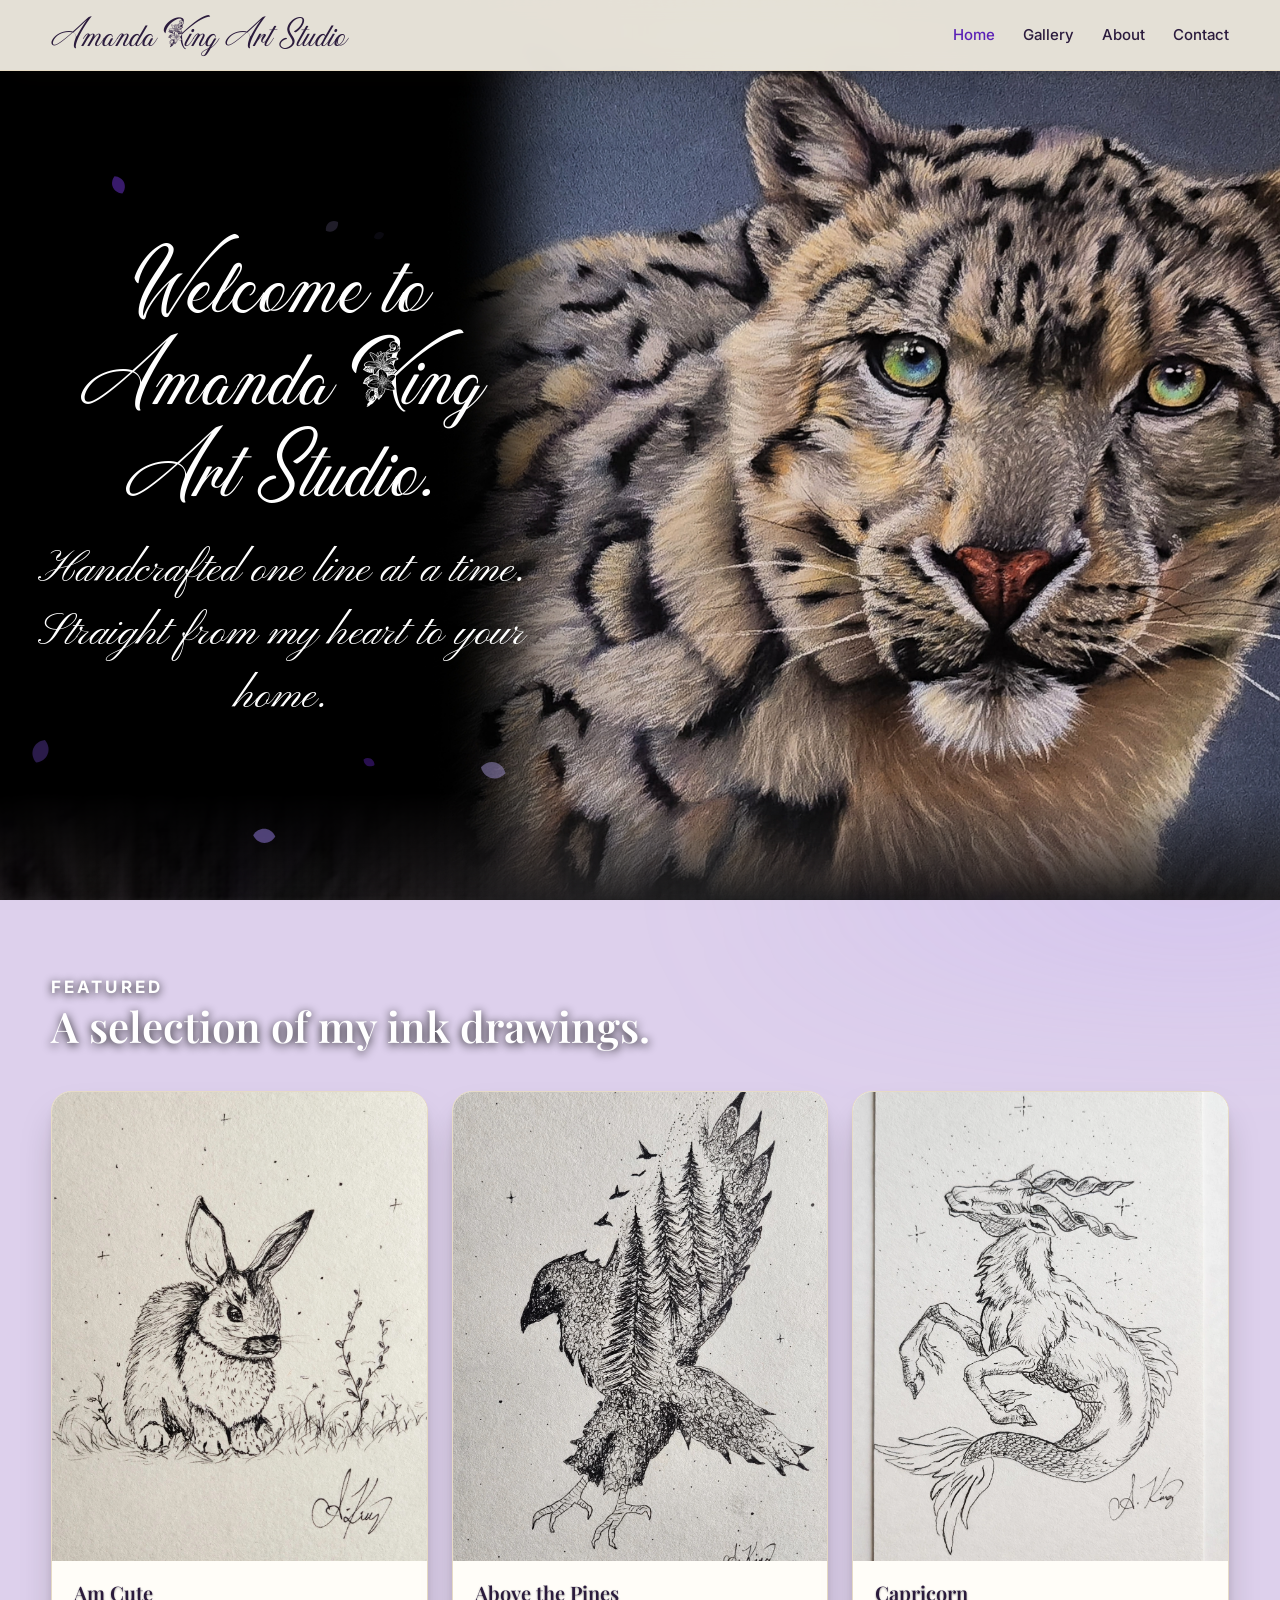
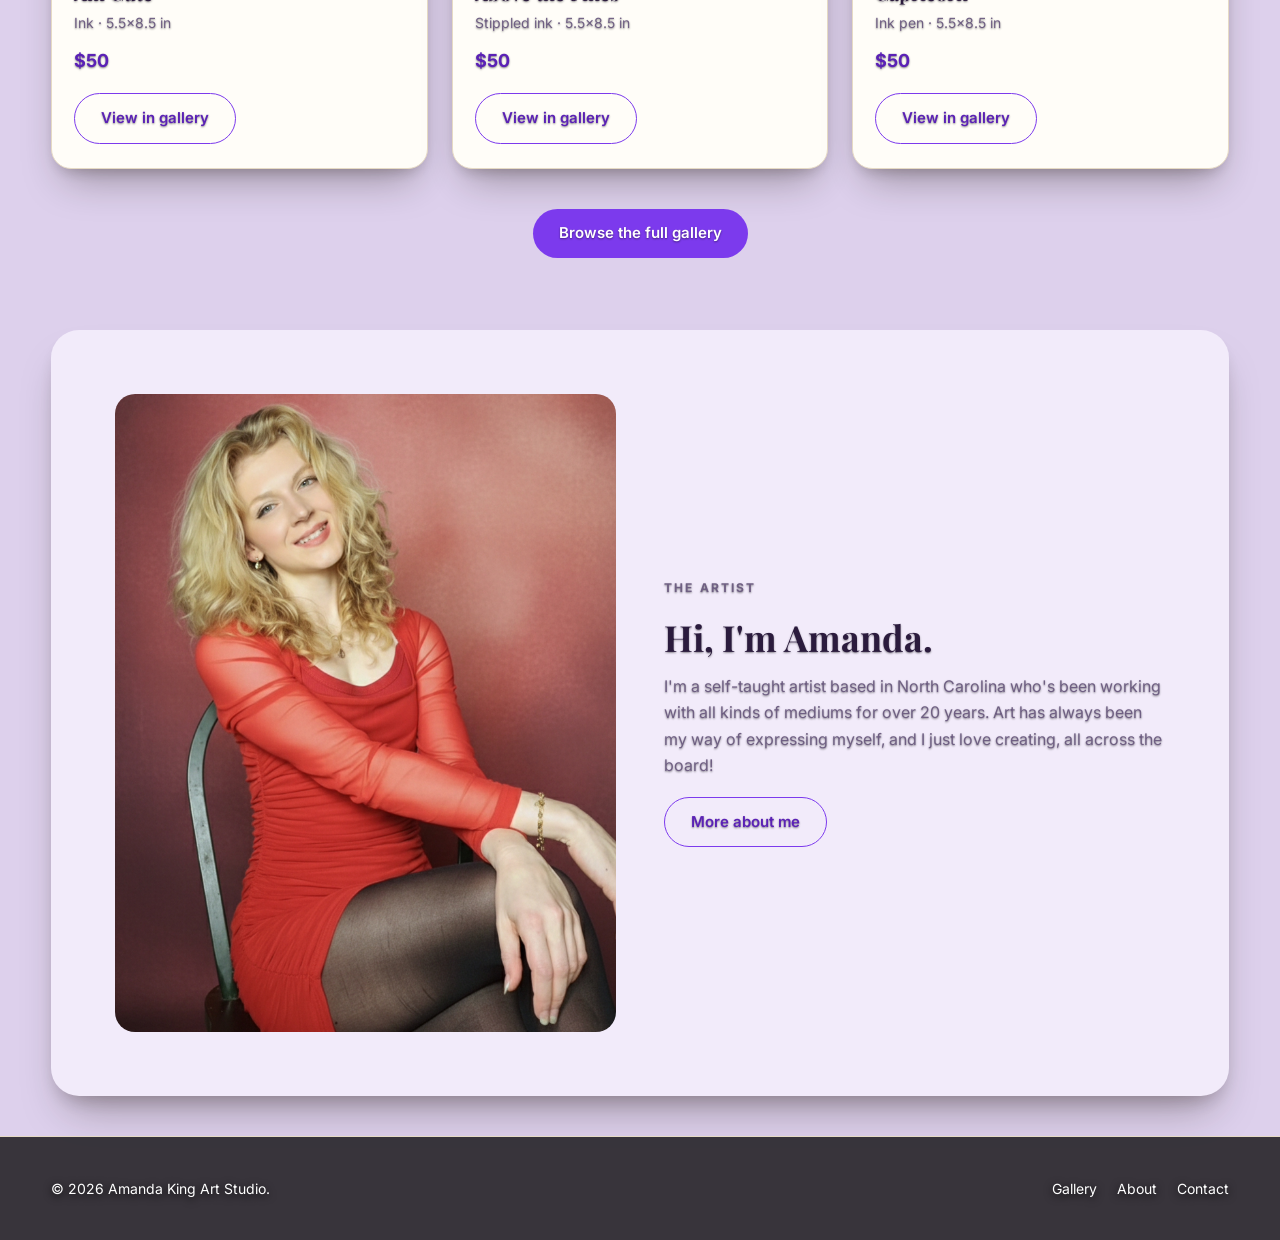
<file: index.html>
<!DOCTYPE html>
<html lang="en">
<head>
  <meta charset="UTF-8" />
  <meta name="viewport" content="width=device-width, initial-scale=1.0" />
  <title>Amanda King Art Studio — Original Art for Sale</title>
  <meta name="description" content="Amanda King Art Studio: original artwork for sale. Browse the gallery, fall in love with a piece, and make it yours." />
  <meta property="og:type" content="website" />
  <meta property="og:title" content="Amanda King Art Studio — Original Art for Sale" />
  <meta property="og:description" content="Original artwork for sale. Browse the gallery and make a piece yours." />
  <link rel="preconnect" href="https://fonts.googleapis.com" />
  <link rel="preconnect" href="https://fonts.gstatic.com" crossorigin />
  <link href="https://fonts.googleapis.com/css2?family=Playfair+Display:wght@500;600&family=Pinyon+Script&family=Inter:wght@400;500;600;700&display=swap" rel="stylesheet" />
  <link rel="stylesheet" href="css/style.css?v=55" />
  <link rel="prefetch" href="gallery.html" />
  <link rel="prefetch" href="about.html" />
  <link rel="prefetch" href="contact.html" />
  <link rel="icon" href="images/art/flower-field.webp" />
</head>
<body class="home">
  <div class="hero-shade" aria-hidden="true"></div>
  <header class="site-header">
    <div class="wrap nav">
      <a class="wordmark" href="index.html">Amanda King <span>Art Studio</span></a>
      <button class="menu-button" aria-expanded="false" aria-controls="nav-links">Menu</button>
      <nav class="nav-links" id="nav-links" aria-label="Primary">
        <a href="index.html" aria-current="page">Home</a>
        <a href="gallery.html">Gallery</a>
        <a href="about.html">About</a>
        <a href="contact.html">Contact</a>
      </nav>
    </div>
  </header>

  <main>
    <div class="hero-wrap">
    <section class="hero-full on-photo">
      <div class="slideshow" data-slideshow aria-label="Featured artwork slideshow">
        <div class="slideshow-track">
          <div class="slide active">
            <img src="images/art/king-of-the-mountain-slide.jpg" alt="King of the Mountain — Pastel pencils on toned paper" />
            <div class="slide-caption">
              <h2>King of the Mountain.</h2>
              <p>Pastel pencils on toned paper &middot; 12&times;9 in &middot; $400</p>
            </div>
          </div>
          <div class="slide">
            <img src="images/art/amber-eyes-slide.jpg" alt="Amber Eyes — Pastel pencils" />
            <div class="slide-caption">
              <h2>Amber Eyes.</h2>
              <p>Pastel pencils &middot; 9&times;12 in &middot; $350</p>
            </div>
          </div>
          <div class="slide">
            <img src="images/art/majesty-slide.jpg" alt="Majesty — Pastel pencils on toned paper" />
            <div class="slide-caption">
              <h2>Majesty.</h2>
              <p>Pastel pencils on toned paper &middot; 12&times;9 in &middot; $500</p>
            </div>
          </div>
          <div class="slide">
            <img src="images/art/grey-wolf.jpg" alt="Grey — Pastel pencils" />
            <div class="slide-caption">
              <h2>Grey.</h2>
              <p>Pastel pencils &middot; 9&times;12 in &middot; $350</p>
            </div>
          </div>
          <div class="slide">
            <img src="images/art/tiger.jpg" alt="Tiger — Pastel pencils" />
            <div class="slide-caption">
              <h2>Tiger.</h2>
              <p>Pastel pencils &middot; 9&times;12 in &middot; $350</p>
            </div>
          </div>
                  <button class="slide-nav slide-prev" aria-label="Previous slide">&#8592;</button>
        <button class="slide-nav slide-next" aria-label="Next slide">&#8594;</button>
        <div class="slide-dots" role="tablist" aria-label="Choose slide"></div>
      </div>
      </div>
    </section>
      <div class="hero-text">
        <div class="hero-welcome">
          <p class="welcome-title">Welcome to Amanda King Art Studio.</p>
          <p class="welcome-sub">Handcrafted one line at a time.<br>Straight from my heart to your home.</p>
        </div>
      </div>
    </div>

    <section class="section">
      <div class="wrap">
        <div class="section-head on-photo">
          <p class="eyebrow">Featured</p>
          <h2>A selection of my ink drawings.</h2>
        </div>
        <div class="featured-grid">
                  <article class="art-card" data-batch="Ink">
          <div class="art-image"><img src="images/art/bunny-ink.jpg" alt="Am Cute — Ink" loading="lazy" /></div>
          <div class="art-body">
            <h3>Am Cute</h3>
            <p class="art-meta">Ink &middot; 5.5&times;8.5 in</p>
            <p class="art-price">$50</p>
            <a class="button button-outline" href="gallery.html">View in gallery</a>
          </div>
        </article>
                  <article class="art-card" data-batch="Ink">
          <div class="art-image"><img src="images/art/eagle-forest-wings-ink.jpg" alt="Above the Pines — Stippled ink" loading="lazy" /></div>
          <div class="art-body">
            <h3>Above the Pines</h3>
            <p class="art-meta">Stippled ink &middot; 5.5&times;8.5 in</p>
            <p class="art-price">$50</p>
            <a class="button button-outline" href="gallery.html">View in gallery</a>
          </div>
        </article>
                  <article class="art-card" data-batch="Ink">
          <div class="art-image"><img src="images/art/sea-goat.webp" alt="Capricorn — Ink pen" loading="lazy" /></div>
          <div class="art-body">
            <h3>Capricorn</h3>
            <p class="art-meta">Ink pen &middot; 5.5&times;8.5 in</p>
            <p class="art-price">$50</p>
            <a class="button button-outline" href="gallery.html">View in gallery</a>
          </div>
        </article>
        </div>
        <div class="center">
          <a class="button" href="gallery.html">Browse the full gallery</a>
        </div>
      </div>
    </section>

    <section class="section" style="padding-top: 0; padding-bottom: 0;">
      <div class="wrap">
        <div class="split">
          <img class="artist-photo" src="images/amanda.jpg" alt="Amanda, the artist behind Amanda King Art Studio" />
          <div>
            <p class="eyebrow">The artist</p>
            <h2>Hi, I'm Amanda.</h2>
            <p>I'm a self-taught artist based in North Carolina who's been working with all kinds of mediums for over 20 years. Art has always been my way of expressing myself, and I just love creating, all across the board!</p>
            <a class="button button-outline" href="about.html">More about me</a>
          </div>
        </div>
      </div>
    </section>

  </main>

  <footer class="site-footer">
    <div class="wrap footer-inner">
      <p>© 2026 Amanda King Art Studio.</p>
      <nav class="footer-links" aria-label="Footer">
        <a href="gallery.html">Gallery</a>
        <a href="about.html">About</a>
        <a href="contact.html">Contact</a>
      </nav>
    </div>
  </footer>

  <script src="js/slideshow.js?v=1"></script>
  <script src="js/hero-shade.js"></script>
  <script>
    document.querySelector(".menu-button").addEventListener("click", function () {
      var links = document.getElementById("nav-links");
      var open = links.classList.toggle("open");
      this.setAttribute("aria-expanded", open ? "true" : "false");
    });
    /* Mobile: dark backdrop behind the welcome text stays put (CSS only). */
  </script>
  <script src="js/petals.js?v=8"></script>
</body>
</html>
</file>
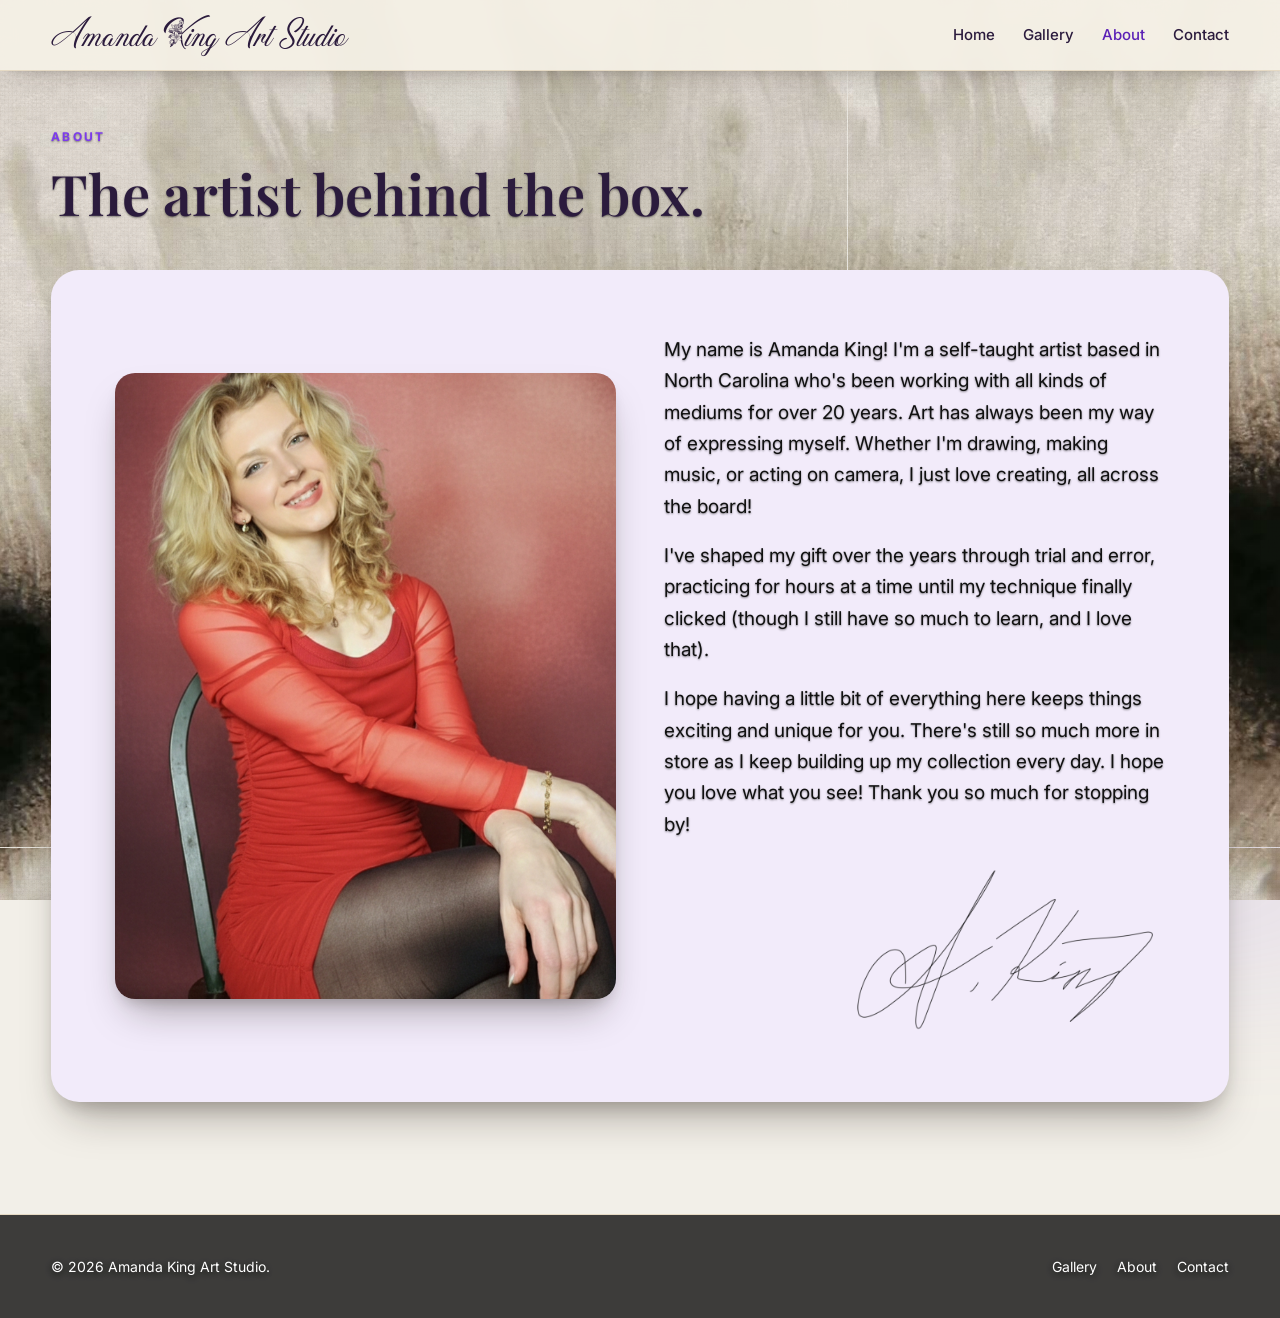
<file: about.html>
<!DOCTYPE html>
<html lang="en">
<head>
  <meta charset="UTF-8" />
  <meta name="viewport" content="width=device-width, initial-scale=1.0" />
  <title>About — Amanda King Art Studio</title>
  <meta name="description" content="Meet Amanda, the artist behind Amanda King Art Studio." />
  <meta property="og:type" content="website" />
  <meta property="og:title" content="About — Amanda King Art Studio" />
  <meta property="og:description" content="Meet Amanda, the artist behind Amanda King Art Studio." />
  <link rel="preconnect" href="https://fonts.googleapis.com" />
  <link rel="preconnect" href="https://fonts.gstatic.com" crossorigin />
  <link href="https://fonts.googleapis.com/css2?family=Playfair+Display:wght@500;600&family=Pinyon+Script&family=Inter:wght@400;500;600;700&display=swap" rel="stylesheet" />
  <link rel="stylesheet" href="css/style.css?v=55" />
  <link rel="prefetch" href="index.html" />
  <link rel="prefetch" href="gallery.html" />
  <link rel="prefetch" href="contact.html" />
  <link rel="icon" href="images/art/flower-field.webp" />
</head>
<body class="about-page">
  <video class="about-bg" id="about-bg-video" src="video/about-bg.mp4" autoplay muted playsinline preload="auto" aria-hidden="true"></video>
  <img class="about-bg about-bg-still" id="about-bg-still" src="video/about-bg-lastframe.jpg" alt="" aria-hidden="true" />
  <header class="site-header">
    <div class="wrap nav">
      <a class="wordmark" href="index.html">Amanda King <span>Art Studio</span></a>
      <button class="menu-button" aria-expanded="false" aria-controls="nav-links">Menu</button>
      <nav class="nav-links" id="nav-links" aria-label="Primary">
        <a href="index.html">Home</a>
        <a href="gallery.html">Gallery</a>
        <a href="about.html" aria-current="page">About</a>
        <a href="contact.html">Contact</a>
      </nav>
    </div>
  </header>

  <main>
    <div class="wrap page-hero">
      <p class="eyebrow">About</p>
      <h1>The artist behind the box.</h1>
    </div>

    <section class="section" style="padding-top: 24px;">
      <div class="wrap">
        <div class="split">
          <div class="slideshow about-slideshow" data-slideshow aria-label="Photos of Amanda">
            <div class="slideshow-track">
              <div class="slide active">
                <img src="images/amanda.jpg" alt="Amanda, the artist behind Amanda King Art Studio" />
              </div>
              <div class="slide">
                <img src="images/amanda-bw.jpg" alt="Amanda smiling, black and white portrait" />
              </div>
              <div class="slide">
                <img src="images/amanda-red.jpg" alt="Amanda in a red dress, seated portrait" />
              </div>
              <div class="slide">
                <img src="images/amanda-blue.jpg" alt="Amanda in a blue floral dress, standing portrait" />
              </div>
              <div class="slide">
                <img src="images/amanda-mauve.jpg" alt="Amanda in a deep red top against a mauve backdrop, seated portrait" />
              </div>
            </div>
            <button class="slide-nav slide-prev" aria-label="Previous slide">&#8592;</button>
            <button class="slide-nav slide-next" aria-label="Next slide">&#8594;</button>
            <div class="slide-dots" role="tablist" aria-label="Choose slide"></div>
          </div>
          <div class="prose">
            <p>My name is Amanda King! I'm a self-taught artist based in North Carolina who's been working with all kinds of mediums for over 20 years. Art has always been my way of expressing myself. Whether I'm drawing, making music, or acting on camera, I just love creating, all across the board!</p>
            <p>I've shaped my gift over the years through trial and error, practicing for hours at a time until my technique finally clicked (though I still have so much to learn, and I love that).</p>
            <p>I hope having a little bit of everything here keeps things exciting and unique for you. There's still so much more in store as I keep building up my collection every day. I hope you love what you see! Thank you so much for stopping by!</p>
            <div class="signature">
              <img src="images/amanda-signature.png?v=4" alt="Amanda King's signature" />
            </div>
          </div>
        </div>
      </div>
    </section>

  </main>

  <footer class="site-footer">
    <div class="wrap footer-inner">
      <p>© 2026 Amanda King Art Studio.</p>
      <nav class="footer-links" aria-label="Footer">
        <a href="gallery.html">Gallery</a>
        <a href="about.html">About</a>
        <a href="contact.html">Contact</a>
      </nav>
    </div>
  </footer>

  <script>
    document.querySelector(".menu-button").addEventListener("click", function () {
      var links = document.getElementById("nav-links");
      var open = links.classList.toggle("open");
      this.setAttribute("aria-expanded", open ? "true" : "false");
    });
  </script>
    <script src="js/about-bg.js"></script>
    <script src="js/slideshow.js?v=1"></script>
</body>
</html>
</file>
<file: css/style.css>
/* Amanda King Art Studio — light gallery theme with purple accents */

@font-face {
  font-family: "Geraldine";
  src: url("../fonts/geraldine-personaluse-italic.woff2") format("woff2"),
       url("../fonts/geraldine-personaluse-italic.woff") format("woff");
  font-weight: 400;
  font-style: italic;
  font-display: swap;
}

:root {
  --bg: #f6f1e6;
  --surface: #fffdf8;
  --lavender: #f2ebfa;
  --ink: #2b1b3d;
  --muted: #6f5f83;
  --purple: #7c3aed;
  --purple-deep: #5b21b6;
  --purple-soft: #ece1ff;
  --line: #e6dac4;
  --shadow: 0 18px 50px rgba(91, 33, 182, 0.14);
  --radius: 20px;
  --font-display: "Playfair Display", Georgia, "Times New Roman", serif;
  --font-body: "Inter", -apple-system, BlinkMacSystemFont, "Segoe UI", sans-serif;
}

* { box-sizing: border-box; }

html { scroll-behavior: smooth; }

body {
  margin: 0;
  background: var(--bg);
  color: var(--ink);
  font-family: var(--font-body);
  font-size: 16px;
  line-height: 1.65;
  -webkit-font-smoothing: antialiased;
  text-shadow: 0 1px 2px rgba(0, 0, 0, 0.45);
}

img { display: block; max-width: 100%; }

a { color: var(--purple-deep); }

/* Homepage: lavender watercolor backdrop (paper texture overlay stays on top) */
body.home {
  background-color: #ddd0ec;
  background-image: url("../images/home-bg.jpg");
  background-size: cover;
  background-position: center top;
  background-repeat: no-repeat;
  background-attachment: fixed;
}

@media (max-width: 700px) {
  /* Mobile backdrops: fixed full-viewport layer (reliable on phones),
     anchored to the bottom so the flowers show instead of the sky. */
  body.home, body.gallery-page, body.contact-page { background-image: none; }
  body.home::before, body.gallery-page::before, body.contact-page::before {
    content: "";
    position: fixed;
    inset: 0;
    background-size: cover;
    background-position: center bottom;
    background-repeat: no-repeat;
    pointer-events: none;
    /* override the global ambient-glow blur/animation on this layer,
       and dim the backdrop ~20% */
    filter: brightness(0.8);
    animation: none;
  }
  body.home::before { z-index: -2; background-image: url("../images/home-bg.jpg"); }
  body.gallery-page::before { z-index: -2; background-image: url("../images/gallery-bg.jpg"); }
  body.contact-page::before {
    z-index: -1;
    background-image: linear-gradient(rgba(0, 0, 0, 0.2), rgba(0, 0, 0, 0.2)), url("../images/contact-bg.jpg");
  }
}

/* Gallery page: wildflower watercolor backdrop (paper texture overlay stays on top) */
body.gallery-page {
  background-color: #d8cfc0;
  background-image: url("../images/gallery-bg.jpg");
  background-size: cover;
  background-position: center top;
  background-repeat: no-repeat;
  background-attachment: fixed;
}

/* (mobile backdrop sizing handled in the combined 700px block above) */

/* Contact page: wildflower watercolor backdrop (paper texture overlay stays on top) */
body.contact-page {
  background-color: #d8cfc0;
  background-image: url("../images/contact-bg.jpg");
  background-size: cover;
  background-position: center top;
  background-repeat: no-repeat;
  background-attachment: fixed;
}

/* (mobile backdrop sizing handled in the combined 700px block above) */

/* Contact page: text white with drop shadow, except inside the cards */
body.contact-page .page-hero .eyebrow,
body.contact-page .page-hero h1,
body.contact-page .page-hero .lede {
  color: #fff;
  text-shadow: 0 2px 6px rgba(0, 0, 0, 1);
}
/* dim the floral backdrop ~20% for readability, under the texture overlay */
body.contact-page::before {
  content: "";
  position: fixed;
  inset: 0;
  background: rgba(0, 0, 0, 0.2);
  z-index: -1;
  pointer-events: none;
}
/* card text stays solid black, no shadow; buttons untouched */
body.contact-page .contact-card h3,
body.contact-page .contact-card p {
  color: #111;
  text-shadow: none;
}

/* Real paper/canvas texture — sits behind everything, on the bare page only */
body::after {
  content: "";
  position: fixed;
  inset: 0;
  z-index: -1;
  pointer-events: none;
  opacity: 0.28;
  mix-blend-mode: multiply;
  background-image:
    repeating-linear-gradient(0deg, rgba(122, 90, 48, 0.10) 0 1px, transparent 1px 4px),
    repeating-linear-gradient(90deg, rgba(122, 90, 48, 0.10) 0 1px, transparent 1px 4px),
    url("data:image/svg+xml,%3Csvg xmlns='http://www.w3.org/2000/svg' width='280' height='280'%3E%3Cfilter id='paper' x='0' y='0' width='100%25' height='100%25'%3E%3CfeTurbulence type='fractalNoise' baseFrequency='0.012 0.016' numOctaves='3' seed='7' stitchTiles='stitch' result='mottle'/%3E%3CfeColorMatrix in='mottle' type='saturate' values='0' result='mottleGray'/%3E%3CfeComponentTransfer in='mottleGray' result='mottleSoft'%3E%3CfeFuncR type='linear' slope='0.55' intercept='0.24'/%3E%3CfeFuncG type='linear' slope='0.55' intercept='0.24'/%3E%3CfeFuncB type='linear' slope='0.55' intercept='0.24'/%3E%3C/feComponentTransfer%3E%3CfeTurbulence type='fractalNoise' baseFrequency='0.85' numOctaves='2' seed='11' stitchTiles='stitch' result='fine'/%3E%3CfeColorMatrix in='fine' type='saturate' values='0' result='fineGray'/%3E%3CfeComponentTransfer in='fineGray' result='fineHigh'%3E%3CfeFuncR type='linear' slope='1.7' intercept='-0.35'/%3E%3CfeFuncG type='linear' slope='1.7' intercept='-0.35'/%3E%3CfeFuncB type='linear' slope='1.7' intercept='-0.35'/%3E%3C/feComponentTransfer%3E%3CfeComposite in='fineHigh' in2='mottleSoft' operator='arithmetic' k1='0' k2='0.62' k3='0.38' k4='0'/%3E%3C/filter%3E%3Crect width='280' height='280' filter='url(%23paper)'/%3E%3C/svg%3E");
}

/* Slow-drifting ambient blurs behind everything — very subtle */
body::before {
  content: "";
  position: fixed;
  inset: -12%;
  z-index: -1;
  pointer-events: none;
  background:
    radial-gradient(42% 38% at 24% 42%, rgba(124, 58, 237, 0.11), transparent 70%),
    radial-gradient(46% 42% at 85% 88%, rgba(167, 139, 250, 0.15), transparent 70%);
  filter: blur(60px);
  animation: ambient-drift 26s ease-in-out infinite alternate;
}

@keyframes ambient-drift {
  from { transform: translate3d(-2%, -1%, 0) scale(1); }
  to { transform: translate3d(2%, 2%, 0) scale(1.06); }
}

.wrap {
  width: min(1180px, 92vw);
  margin: 0 auto;
}

/* ---------- Header / nav ---------- */

.site-header {
  position: sticky;
  top: 0;
  z-index: 50;
  background: rgba(246, 241, 230, 0.92);
  backdrop-filter: blur(10px);
  border-bottom: 1px solid var(--line);
  box-shadow:
    0 14px 26px -14px rgba(30, 20, 12, 0.25),
    0 5px 12px -8px rgba(30, 20, 12, 0.15);
}

.nav {
  display: flex;
  align-items: center;
  justify-content: space-between;
  padding: 16px 0;
}

.wordmark {
  font-family: "Geraldine", "Pinyon Script", cursive;
  font-size: 34px;
  font-weight: 400;
  color: var(--ink);
  text-decoration: none;
  line-height: 1;
  padding-top: 4px;
}

.wordmark span { color: var(--purple); }

.nav-links {
  display: flex;
  gap: 28px;
  align-items: center;
}

.nav-links a {
  color: var(--muted);
  text-decoration: none;
  font-size: 15px;
  font-weight: 500;
  transition: color 0.2s ease;
}

.nav-links a:hover { color: var(--purple-deep); }

.nav-links a[aria-current="page"] { color: var(--purple-deep); }

.nav-cta {
  background: var(--purple);
  color: #fff !important;
  padding: 10px 20px;
  border-radius: 999px;
  font-weight: 600 !important;
  transition: background 0.2s ease, transform 0.2s ease !important;
}

.nav-cta:hover {
  background: var(--purple-deep);
  transform: translateY(-1px);
}

.menu-button {
  display: none;
  background: none;
  border: 1px solid var(--line);
  border-radius: 12px;
  padding: 8px 14px;
  font-size: 15px;
  color: var(--ink);
  cursor: pointer;
}

/* ---------- Header: white bar, solid black text, no shadow ---------- */
.wordmark { color: var(--ink); text-shadow: none; }
.wordmark span { color: var(--ink); }
.nav-links a { color: var(--ink); text-shadow: none; }
.nav-links a:hover { color: var(--purple-deep); }
.nav-links a[aria-current="page"] { color: var(--purple-deep); }
.menu-button { color: var(--ink); text-shadow: none; }

@media (max-width: 640px) {
  .nav-links { background: var(--surface); }
  .nav-links a { color: var(--muted); }
  .nav-links a:hover,
  .nav-links a[aria-current="page"] { color: var(--purple-deep); }
  .nav-links .nav-cta { background: var(--purple); color: #fff !important; }
}

/* ---------- Hero slideshow ---------- */

.hero { padding: 36px 0 8px; }

.slideshow {
  position: relative;
  border-radius: var(--radius);
  overflow: hidden;
  box-shadow:
    0 26px 44px -16px rgba(30, 20, 12, 0.40),
    0 10px 20px -8px rgba(30, 20, 12, 0.28);
  aspect-ratio: 21 / 9;
  background: var(--lavender);
}

.slideshow-track {
  position: absolute;
  inset: 0;
}

.slide {
  position: absolute;
  inset: 0;
  opacity: 0;
  transition: opacity 1.4s ease-in-out;
  pointer-events: none;
}
.slide.active {
  opacity: 1;
  pointer-events: auto;
  z-index: 1;
}

.slide img {
  width: 100%;
  height: 100%;
  object-fit: cover;
  transform: scale(1);
  transform-origin: 65% 50%;
  transition: transform 4.9s linear;
}
/* Slow cinematic zoom on the active slide: 7% over the full time the photo
   is up (3.5s hold + 1.4s dissolve). A transition (not an animation) so the
   zoom eases back smoothly instead of snapping when the slide changes.
   Biased toward the art side so the text zone stays calm. The bottom fade
   lives on .slideshow (the container), so it is untouched. */
.slide.active img {
  transform: scale(1.07);
}
@media (prefers-reduced-motion: reduce) {
  .slide img { transition: none; }
}

.slide-caption {
  position: absolute;
  left: 0;
  right: 0;
  bottom: 0;
  padding: 56px 36px 28px;
  background: linear-gradient(to top, rgba(43, 27, 61, 0.72), rgba(43, 27, 61, 0));
  color: #fff;
}

.slide-caption h2 {
  margin: 0 0 6px;
  font-family: var(--font-display);
  font-size: clamp(24px, 3.4vw, 40px);
  font-weight: 600;
  line-height: 1.15;
}

.slide-caption p {
  margin: 0;
  font-size: 15px;
  opacity: 0.92;
}

/* Slideshow arrows and dots removed at Joshua's direction (both slideshows, all screens).
   Swipe and keyboard navigation still work. */
.slide-nav, .slide-dots { display: none !important; }

.slide-nav {
  position: absolute;
  top: 50%;
  transform: translateY(-50%);
  width: 46px;
  height: 46px;
  border-radius: 50%;
  border: none;
  background: rgba(255, 255, 255, 0.92);
  color: var(--purple-deep);
  font-size: 20px;
  cursor: pointer;
  display: flex;
  align-items: center;
  justify-content: center;
  transition: background 0.2s ease, transform 0.2s ease;
  z-index: 2;
}

.slide-nav:hover { background: #fff; transform: translateY(-50%) scale(1.06); }

.slide-prev { left: 18px; }
.slide-next { right: 18px; }

.slide-dots {
  position: absolute;
  bottom: 18px;
  right: 28px;
  display: flex;
  gap: 8px;
  z-index: 2;
}

.slide-dots button {
  width: 10px;
  height: 10px;
  border-radius: 50%;
  border: none;
  background: rgba(255, 255, 255, 0.55);
  cursor: pointer;
  padding: 0;
  transition: background 0.2s ease, transform 0.2s ease;
}

.slide-dots button[aria-current="true"] {
  background: #fff;
  transform: scale(1.25);
}

/* About page: Amanda photo slideshow — same Ken Burns + crossfade preset as the hero.
   Doubled class for specificity so mobile slideshow rules can't override the 4/5 shape. */
.slideshow.about-slideshow {
  position: relative;
  aspect-ratio: 4 / 5;
  border-radius: var(--radius);
  overflow: hidden;
  box-shadow:
    0 22px 40px -14px rgba(30, 20, 12, 0.38),
    0 8px 16px -8px rgba(30, 20, 12, 0.28);
}
.slideshow.about-slideshow .slideshow-track { position: absolute; inset: 0; }
.slideshow.about-slideshow .slide img { object-position: center; }
/* red dress portrait: keep her face in frame */
.slideshow.about-slideshow .slide img[src*="amanda-red"] { object-position: center 18%; }
/* blue dress portrait: keep her face in frame */
.slideshow.about-slideshow .slide img[src*="amanda-blue"] { object-position: center 12%; }
/* mauve backdrop portrait: keep her face in frame, same treatment as the red portrait */
.slideshow.about-slideshow .slide img[src*="amanda-mauve"] { object-position: center 32%; }

/* Inquiry forms (contact page) */
.card-rule { border: none; border-top: 2px solid #111; margin: 10px 0 2px; }
.inquiry-form { display: grid; gap: 14px; margin-top: 18px; text-align: left; }
.inquiry-form label { display: grid; gap: 6px; font-size: 14px; font-weight: 600; color: #111; }
.inquiry-form .optional { font-weight: 400; color: var(--muted); }
.inquiry-form input,
.inquiry-form select,
.inquiry-form textarea {
  font: inherit;
  font-weight: 400;
  font-size: 15px;
  padding: 10px 12px;
  border: 1.5px solid #d8cfc2;
  border-radius: 10px;
  background: #fff;
  color: #111;
  width: 100%;
}
.inquiry-form textarea { resize: vertical; min-height: 96px; }
.inquiry-form input:focus,
.inquiry-form select:focus,
.inquiry-form textarea:focus {
  outline: 2px solid var(--purple);
  outline-offset: 1px;
  border-color: var(--purple);
}
.inquiry-form .button { justify-self: start; }
.piece-preview { display: flex; align-items: center; gap: 12px; }
.piece-preview[hidden] { display: none; }
.piece-preview img { width: 72px; height: 72px; object-fit: cover; border-radius: 10px; flex-shrink: 0; }
.piece-preview p { font-weight: 600; color: #111; margin: 0; font-size: 15px; }

/* ---------- Sections ---------- */

.section { padding: 72px 0; }

.section-head {
  max-width: 640px;
  margin: 0 0 40px;
}

.eyebrow {
  font-size: 12px;
  font-weight: 700;
  letter-spacing: 0.18em;
  text-transform: uppercase;
  color: var(--purple);
  margin: 0 0 12px;
}

h1, h2, h3 { font-family: var(--font-display); line-height: 1.2; }

.section-head h2 {
  font-size: clamp(28px, 3.6vw, 42px);
  margin: 0 0 12px;
  font-weight: 600;
}

.section-head p { color: var(--muted); margin: 0; font-size: 17px; }

.lede {
  font-size: clamp(18px, 2.2vw, 22px);
  color: var(--muted);
  max-width: 620px;
}

/* ---------- Featured strip ---------- */

.featured-grid {
  display: grid;
  grid-template-columns: repeat(3, 1fr);
  gap: 24px;
}

.art-card {
  background: var(--surface);
  border: 1px solid var(--line);
  border-radius: var(--radius);
  overflow: hidden;
  box-shadow:
    0 22px 40px -14px rgba(30, 20, 12, 0.38),
    0 8px 16px -8px rgba(30, 20, 12, 0.28);
  transition: transform 0.25s ease, box-shadow 0.25s ease;
  display: flex;
  flex-direction: column;
}

.art-card:hover {
  transform: translateY(-4px);
  box-shadow:
    0 28px 48px -14px rgba(30, 20, 12, 0.44),
    0 10px 20px -8px rgba(30, 20, 12, 0.32);
}

.art-card .art-image {
  aspect-ratio: 4 / 5;
  overflow: hidden;
  background: var(--lavender);
}

.art-card .art-image img {
  width: 100%;
  height: 100%;
  object-fit: cover;
  transition: transform 0.5s ease;
}

.art-card:hover .art-image img { transform: scale(1.04); }

.art-card .art-body { padding: 20px 22px 24px; display: flex; flex-direction: column; gap: 6px; flex: 1; }

.art-card h3 { margin: 0; font-size: 20px; font-weight: 600; }

.art-meta { color: var(--muted); font-size: 14px; margin: 0; }

.art-price {
  font-size: 18px;
  font-weight: 700;
  color: var(--purple-deep);
  margin: 6px 0 12px;
}

.art-card .button { margin-top: auto; align-self: flex-start; }

/* ---------- Buttons ---------- */

.button {
  display: inline-block;
  background: var(--purple);
  color: #fff;
  text-decoration: none;
  font-weight: 600;
  font-size: 15px;
  padding: 12px 26px;
  border-radius: 999px;
  border: none;
  cursor: pointer;
  transition: background 0.2s ease, transform 0.2s ease;
  animation: button-breathe 7s ease-in-out infinite alternate;
}

@keyframes button-breathe {
  from { box-shadow: 0 6px 20px rgba(124, 58, 237, 0.22); }
  to { box-shadow: 0 6px 34px rgba(124, 58, 237, 0.42); }
}

@media (prefers-reduced-motion: reduce) {
  body::before,
  .button { animation: none; }
}

.button:hover { background: var(--purple-deep); transform: translateY(-1px); }

.button-outline {
  background: transparent;
  color: var(--purple-deep);
  border: 1.5px solid var(--purple);
}

.button-outline:hover { background: var(--purple-soft); }

.center { text-align: center; margin-top: 40px; }

/* ---------- Split / about teaser ---------- */

.split {
  display: grid;
  grid-template-columns: 1fr 1fr;
  gap: 48px;
  align-items: center;
  background: var(--lavender);
  border-radius: calc(var(--radius) + 8px);
  padding: clamp(32px, 5vw, 64px);
  box-shadow:
    0 26px 44px -16px rgba(30, 20, 12, 0.36),
    0 10px 20px -8px rgba(30, 20, 12, 0.24);
}

.split img {
  border-radius: var(--radius);
  width: 100%;
  aspect-ratio: 4 / 3;
  object-fit: cover;
}
/* artist portrait: show the whole photo, no cropping */
.split img.artist-photo {
  aspect-ratio: auto;
  object-fit: contain;
}

.split h2 { font-size: clamp(26px, 3vw, 36px); margin: 0 0 14px; }
.split p { color: var(--muted); margin: 0 0 18px; }

/* ---------- Gallery page ---------- */

.page-hero { padding: 56px 0 8px; }

.page-hero h1 {
  font-size: clamp(34px, 5vw, 56px);
  margin: 0 0 12px;
  font-weight: 600;
}

.gallery-grid {
  display: grid;
  grid-template-columns: repeat(3, 1fr);
  gap: 28px;
  padding: 40px 0 80px;
}

.note-bar {
  background: var(--lavender);
  border: 1px solid var(--line);
  border-radius: 16px;
  padding: 18px 24px;
  color: var(--muted);
  font-size: 15px;
  margin-top: 8px;
}

.note-bar strong { color: var(--purple-deep); }

/* ---------- About / contact ---------- */

.prose { max-width: 700px; }
.prose p { color: #111; font-size: 19px; }
.prose p:first-of-type { color: #111; font-size: 19px; }
/* letter-style signature under the bio */
.signature { display: flex; justify-content: flex-end; margin-top: 16px; }
.signature img { width: 320px; max-width: 78%; height: auto; aspect-ratio: auto; object-fit: contain; }

.contact-cards {
  display: grid;
  grid-template-columns: 1fr 1fr;
  gap: 24px;
  margin-top: 36px;
}

.contact-card {
  background: var(--surface);
  border: 1px solid var(--line);
  border-radius: var(--radius);
  padding: 32px;
}

.contact-card h3 { margin: 0 0 10px; font-size: 22px; }
.contact-card p { color: var(--muted); margin: 0 0 18px; font-size: 15px; }

.hero-split {
  display: grid;
  grid-template-columns: 1fr 1fr;
  gap: 24px;
  align-items: stretch;
}

.follow-links { display: grid; gap: 12px; }
.follow-btn {
  display: flex;
  align-items: center;
  gap: 14px;
  padding: 12px 16px;
  border: 1px solid var(--line);
  border-radius: 999px;
  background: #fff;
  text-decoration: none;
  color: var(--ink);
  transition: transform 0.2s ease, box-shadow 0.2s ease;
}
.follow-btn:hover { transform: translateY(-2px); box-shadow: 0 10px 24px rgba(43, 27, 61, 0.16); }
.follow-btn img { width: 32px; height: 32px; flex-shrink: 0; }
.follow-btn span { display: flex; flex-direction: column; line-height: 1.25; font-size: 14px; color: var(--muted); }
.follow-btn strong { font-size: 16px; color: var(--ink); }

.follow-mobile-wrap { display: none; }

@media (max-width: 900px) {
  .hero-split { grid-template-columns: 1fr; }
  .follow-desktop { display: none; }
  .follow-mobile-wrap { display: block; margin-top: 24px; }
}

/* ---------- Footer ---------- */

.site-footer {
  border-top: 1px solid var(--line);
  padding: 40px 0;
  margin-top: 40px;
  background: rgba(0, 0, 0, 0.75);
}

.footer-inner {
  display: flex;
  justify-content: space-between;
  align-items: center;
  gap: 16px;
  flex-wrap: wrap;
}

.footer-inner p { color: #fff; font-size: 14px; margin: 0; text-shadow: 0 2px 8px rgba(0, 0, 0, 0.95); }

.footer-links { display: flex; gap: 20px; }
.footer-links a { color: #fff; text-decoration: none; font-size: 14px; text-shadow: 0 2px 8px rgba(0, 0, 0, 0.95); }
.footer-links a:hover { color: #fff; text-shadow: 0 2px 8px rgba(0, 0, 0, 0.95); }

/* ---------- Responsive ---------- */

@media (max-width: 900px) {
  .featured-grid, .gallery-grid { grid-template-columns: 1fr 1fr; }
  .split { grid-template-columns: 1fr; }
  .contact-cards { grid-template-columns: 1fr; }
}

@media (max-width: 640px) {
  .nav-links {
    display: none;
    position: absolute;
    top: 100%;
    left: 0;
    right: 0;
    background: var(--surface);
    flex-direction: column;
    align-items: stretch;
    padding: 12px 4vw 20px;
    border-bottom: 1px solid var(--line);
    gap: 4px;
  }
  .nav-links.open { display: flex; }
  .nav-links a { padding: 10px 4px; }
  .menu-button { display: block; }
  .site-header { position: sticky; }
  .nav { position: relative; }
  .featured-grid { grid-template-columns: repeat(3, 1fr); gap: 10px; }
  .gallery-grid { grid-template-columns: repeat(2, 1fr); gap: 12px; }
  .art-card .art-body { padding: 10px 8px 12px; gap: 3px; }
  .art-card h3 { font-size: 13px; }
  .art-meta { font-size: 10px; }
  .art-price { font-size: 14px; margin: 2px 0 6px; }
  .art-card .button { font-size: 10px; padding: 7px 6px; align-self: stretch; text-align: center; }
  /* gallery cards get a bit more room at 2 across */
  .gallery-grid .art-card .art-body { padding: 12px 12px 14px; gap: 4px; }
  .gallery-grid .art-card h3 { font-size: 15px; }
  .gallery-grid .art-meta { font-size: 11px; }
  .gallery-grid .art-card .art-price { font-size: 16px; margin: 4px 0 8px; }
  .gallery-grid .art-card .button { font-size: 12px; padding: 9px 8px; }
  .slideshow { aspect-ratio: 16 / 10; }
  .slide-caption { padding: 40px 20px 20px; }
  .slide-dots { right: 16px; bottom: 14px; }
}


/* Gallery filters */
.filter-bar { display: flex; flex-wrap: wrap; gap: 10px; margin: 30px 0 6px; }

/* Gallery search */
.search-bar { margin: 26px 0 0; max-width: 520px; }
.search-bar input {
  width: 100%;
  padding: 13px 20px;
  border-radius: 999px;
  border: 1px solid var(--line);
  background: rgba(255, 255, 255, 0.94);
  font: inherit;
  font-size: 15px;
  color: var(--ink);
  box-shadow: 0 8px 22px rgba(43, 27, 61, 0.14);
}
.search-bar input::placeholder { color: var(--muted); }
.search-bar input:focus { outline: 2px solid var(--purple); outline-offset: 2px; }
@media (max-width: 640px) {
  .search-bar input { font-size: 12.5px; padding: 12px 12px; }
}
.no-results {
  color: #fff;
  text-shadow: 0 2px 8px rgba(0, 0, 0, 0.95);
  font-size: 17px;
  margin: 18px 0 0;
}

/* Gallery pagination */
.pagination {
  display: flex;
  flex-wrap: wrap;
  gap: 8px;
  align-items: center;
  justify-content: center;
  margin: 36px 0 8px;
}
.page-btn {
  min-width: 42px;
  height: 42px;
  padding: 0 12px;
  border-radius: 12px;
  border: 1px solid var(--line);
  background: rgba(255, 255, 255, 0.92);
  color: var(--ink);
  font: inherit;
  font-weight: 600;
  font-size: 15px;
  cursor: pointer;
  box-shadow: 0 4px 12px rgba(43, 27, 61, 0.12);
  transition: border-color 0.2s ease, color 0.2s ease, background 0.2s ease;
}
.page-btn:hover:not(:disabled):not(.active) { border-color: var(--purple); color: var(--purple-deep); }
.page-btn.active { background: var(--purple); border-color: var(--purple); color: #fff; }
.page-btn:disabled { opacity: 0.4; cursor: default; }
.page-ellipsis {
  color: #fff;
  text-shadow: 0 1px 6px rgba(0, 0, 0, 0.95);
  padding: 0 4px;
  font-weight: 700;
}
.filter-btn {
  font: inherit; font-size: 14px; font-weight: 600;
  padding: 9px 18px; border-radius: 999px;
  border: 1px solid var(--line); background: var(--surface); color: var(--ink);
  cursor: pointer; transition: border-color 0.2s ease, color 0.2s ease, background 0.2s ease;
}
.filter-btn:hover { border-color: var(--purple); color: var(--purple-deep); }
.filter-btn.active { background: var(--purple); border-color: var(--purple); color: #fff; }
.filter-count { color: var(--muted); font-size: 14px; margin: 0 0 18px; }

/* ---------- Full-screen hero slideshow (homepage) ---------- */
.hero-full {
  position: relative;
  height: calc(100svh - 70px);
  min-height: 560px;
  overflow: hidden;
}
/* wrapper keeps the welcome text positioned over the hero on desktop
   while letting it sit below the hero section on mobile */
.hero-wrap { position: relative; }
.hero-full .slideshow {
  position: absolute;
  inset: 0;
  border-radius: 0;
  aspect-ratio: auto;
  box-shadow: none;
  background: transparent;
  -webkit-mask-image: linear-gradient(to bottom, #000 0%, #000 calc(100% - 110px), transparent 100%);
  mask-image: linear-gradient(to bottom, #000 0%, #000 calc(100% - 110px), transparent 100%);
}
.hero-full .slide-caption { display: none; }
.hero-text {
  position: absolute;
  left: 0;
  top: 50%;
  transform: translateY(-50%);
  width: 44%;
  padding: 0 32px;
  box-sizing: border-box;
  z-index: 2;
}
.hero-welcome { text-align: center; }
.welcome-title {
  font-family: "Geraldine", "Pinyon Script", cursive;
  font-weight: 400;
  font-size: clamp(56px, 6.4vw, 100px);
  line-height: 1.12;
  color: #fff;
  text-shadow: none;
  margin: 0 0 20px;
}
.welcome-sub {
  font-family: "Pinyon Script", cursive;
  font-size: clamp(30px, 3.4vw, 44px);
  line-height: 1.45;
  color: #fff;
  text-shadow: none;
  margin: 0;
}
.hero-full .slide-dots { top: 24px; bottom: auto; right: 28px; }

@media (max-width: 640px) {
  /* Full-bleed square hero: artwork fills the frame (black cropped off via
     right-anchored cover), welcome text in a dark card right below it.
     Slideshow zoom + crossfade unchanged. */
  .hero-full { height: auto; min-height: 0; }
  .hero-full .slideshow {
    position: relative;
    inset: auto;
    aspect-ratio: 1 / 1;
    -webkit-mask-image: linear-gradient(to bottom, #000 0%, #000 calc(100% - 72px), transparent 100%);
    mask-image: linear-gradient(to bottom, #000 0%, #000 calc(100% - 72px), transparent 100%);
  }
  .hero-full .slide img { object-position: right center; }
  /* Grey: kill the dark left edge — enlarge a touch (via `scale`, so the
     Ken Burns transform is untouched) and shift the frame right */
  .hero-full .slide img[src*="grey-wolf"] {
    object-position: 85% center;
    scale: 1.15;
  }
  /* no arrows or dots on mobile */
  .hero-full .slide-nav, .hero-full .slide-dots { display: none; }
  /* no petals over the hero on mobile */
  .hero-full canvas.hero-petals { display: none; }
  /* Dark layer behind the mobile hero: solid black from the top of the
     hero, showing through the slideshow's faded bottom and behind the
     welcome text, feathering out below it. Stays in place as you scroll. */
  .hero-wrap::before {
    content: "";
    position: absolute;
    left: 0;
    right: 0;
    top: 0;
    bottom: -120px;
    background: linear-gradient(to bottom,
      rgba(0, 0, 0, 0.8) 0,
      rgba(0, 0, 0, 0) 100%);
    z-index: -1;
    pointer-events: none;
  }
  .hero-text {
    position: relative;
    transform: none;
    width: auto;
    padding: 0;
    margin: 16px 20px 0;
  }
  .hero-welcome {
    background: none;
    border-radius: 0;
    padding: 0;
    box-shadow: none;
  }
  .welcome-title { font-size: 9vw; line-height: 1.2; margin: 0 0 8px; text-shadow: 0 2px 3px rgba(0, 0, 0, 0.9); }
  .welcome-sub { font-size: 5.5vw; line-height: 1.45; text-shadow: 0 2px 3px rgba(0, 0, 0, 0.85); }
  /* pull Featured up: no empty gap under the welcome text */
  .hero-wrap + .section { padding-top: 40px; }
  .hero-full .slide-dots { top: 10px; right: 10px; }
  /* prev arrow would sit on the image edge: park it top-left instead */
  .hero-full .slide-prev { top: 10px; left: 10px; transform: none; }
  .hero-full .slide-next { right: 10px; }
  .wordmark { font-size: 24px; }
}

/* Page transitions: the browser crossfades directly from one page into the
   next — it snapshots the old page and fades the new one in over it, so
   there is no white flash, no black flash, and background and content fade
   as one. (The old JS fade-out/fade-in approach is stashed in
   js/page-transition.stashed.js; this replaces it.) */
@view-transition {
  navigation: auto;
}
::view-transition-old(root),
::view-transition-new(root) {
  animation-duration: 0.45s;
  animation-timing-function: ease;
}
::view-transition-old(root) { animation-name: page-fade-out; }
::view-transition-new(root) { animation-name: page-fade-in; }
@keyframes page-fade-out { from { opacity: 1; } to { opacity: 0; } }
@keyframes page-fade-in { from { opacity: 0; } to { opacity: 1; } }
@media (prefers-reduced-motion: reduce) {
  @view-transition { navigation: none; }
}

/* Hero bottom frame removed 2026-10-17 (was a black strip, then a white vine).
   Markup stashed at hero-frame.stashed.html; keeping this note in case he wants it back. */

/* ---------- Hero shade: dark behind the slideshow, fades out on scroll ---------- */
.hero-shade {
  position: fixed;
  inset: 0;
  background: #000;
  opacity: 0.82;
  z-index: -1;
  pointer-events: none;
}

/* Falling petals: behind the paper texture, in front of the page background */
canvas.petals {
  position: fixed;
  inset: 0;
  z-index: -1;
  pointer-events: none;
}
/* Purple petal field confined to the hero's black zone: above the photos,
   below the welcome text and controls. */
canvas.hero-petals {
  position: absolute;
  left: 0;
  top: 0;
  width: 44%;
  height: 100%;
  z-index: 1;
}
.hero-full .slide-nav { z-index: 2; }
@media (max-width: 640px) {
  canvas.hero-petals { width: 64%; }
}

/* About page: ink-bleed video background. When the video ends it swaps
   to the last frame as a still image, identical size and position. */
body.about-page { background: #f2efe8; }
.about-bg {
  position: fixed;
  inset: 0;
  width: 100%;
  height: 100%;
  object-fit: cover;
  z-index: -1;
  pointer-events: none;
}
.about-bg-still { display: none; }
.about-bg-still.show { display: block; }
#about-bg-video.hide { display: none; }

/* Keep the about-page CTA readable over the video's dark ink band */
body.about-page .about-cta .eyebrow,
body.about-page .about-cta h2,
body.about-page .about-cta .lede {
  color: #fff;
  text-shadow: 0 2px 8px rgba(0, 0, 0, 0.95);
}

/* Homepage CTA inside a white bubble for readability over the background */
.cta-bubble .bubble {
  background: rgba(255, 255, 255, 0.94);
  border-radius: 28px;
  padding: 52px 44px;
  box-shadow: 0 18px 55px rgba(43, 27, 61, 0.22);
  max-width: 720px;
  margin: 0 auto;
}
@media (max-width: 640px) {
  .cta-bubble .bubble { padding: 40px 28px; border-radius: 22px; }
}

/* Homepage: text sitting directly on the background photo goes white
   with a black drop shadow for readability */
body.home .on-photo .eyebrow,
body.home .on-photo .lede {
  color: #fff;
  text-shadow: 0 2px 8px rgba(0, 0, 0, 0.95);
}
body.home .on-photo h2 {
  color: #fff;
  text-shadow: 0 2px 10px rgba(0, 0, 0, 0.95);
}

/* Hero headline: solid black, no shadow, over the fading image */
body.home .hero-full .eyebrow,
body.home .hero-full .lede,
body.home .hero-full h2 {
  color: var(--ink);
  text-shadow: none;
}
.hero-full .slide-dots button { box-shadow: 0 1px 4px rgba(0, 0, 0, 0.5); }

@media (prefers-reduced-motion: reduce) {
  .slide { transition: none; }
}

/* ---------- Gallery page: readability on the wildflower backdrop ---------- */
body.gallery-page { --gold: #e6ca3e; --gold-deep: #8a6d1f; }

/* gallery eyebrow: bold white with black drop shadow over the backdrop */
body.gallery-page .eyebrow { color: #fff; font-weight: 700; text-shadow: 0 2px 8px rgba(0, 0, 0, 0.95); }
body.gallery-page .art-price,
body.gallery-page .note-bar strong { color: #111; text-shadow: none; }
/* dark shadow behind filter text sitting on light surfaces */
body.gallery-page .filter-btn:hover {
  text-shadow: 0 1px 4px rgba(0, 0, 0, 0.75);
}

/* greyish text sitting on the backdrop -> white with black drop shadow */
body.gallery-page .page-hero .lede,
body.gallery-page .section-head p,
body.gallery-page .filter-count {
  color: #fff;
  text-shadow: 0 2px 8px rgba(0, 0, 0, 0.95);
}

/* gallery headlines: bright white with drop shadow over the artwork backdrop */
body.gallery-page .page-hero h1,
body.gallery-page .lede {
  color: #fff;
  text-shadow: 0 3px 10px rgba(0, 0, 0, 0.95);
}

/* commissions CTA: all text white with black drop shadow over the backdrop */
.commissions-cta .eyebrow,
.commissions-cta h2,
.commissions-cta .lede {
  color: #fff;
  text-shadow: 0 2px 8px rgba(0, 0, 0, 0.95);
}

/* strong black drop shadow behind every artwork card */
body.gallery-page .art-card {
  box-shadow:
    0 30px 60px -12px rgba(0, 0, 0, 0.75),
    0 12px 28px -8px rgba(0, 0, 0, 0.5);
}
body.gallery-page .art-card:hover {
  transform: translateY(-4px);
  box-shadow:
    0 38px 70px -12px rgba(0, 0, 0, 0.66),
    0 14px 32px -8px rgba(0, 0, 0, 0.55);
}
body.gallery-page .filter-btn { box-shadow: 0 4px 14px rgba(0, 0, 0, 0.35); }

/* ---------- Lightbox ---------- */
.lightbox {
  position: fixed;
  inset: 0;
  z-index: 200;
  display: flex;
  align-items: center;
  justify-content: center;
  padding: 4vmin;
  background: rgba(20, 12, 28, 0.82);
  backdrop-filter: blur(14px);
  -webkit-backdrop-filter: blur(14px);
  opacity: 0;
  visibility: hidden;
  transition: opacity 0.3s ease, visibility 0.3s ease;
}
.lightbox.open { opacity: 1; visibility: visible; }
.lightbox figure { margin: 0; max-width: min(92vw, 1100px); text-align: center; }
.lightbox img {
  max-width: 100%;
  max-height: 76vh;
  width: auto;
  height: auto;
  border-radius: 12px;
  box-shadow: 0 40px 90px rgba(0, 0, 0, 0.75);
  margin: 0 auto;
}
.lightbox figcaption { color: #fff; margin-top: 14px; font-size: 16px; text-shadow: 0 2px 8px rgba(0, 0, 0, 0.95); }
.lightbox figcaption strong { font-family: var(--font-display); font-size: 22px; font-weight: 600; display: block; margin-bottom: 4px; }
.lightbox-close {
  position: absolute; top: 14px; right: 20px;
  background: none; border: none; color: #fff; font-size: 44px; cursor: pointer;
  text-shadow: 0 2px 8px rgba(0, 0, 0, 0.95); line-height: 1; padding: 8px;
}
.lightbox-nav {
  position: absolute; top: 50%; transform: translateY(-50%);
  background: rgba(255, 255, 255, 0.12); border: 1px solid rgba(255, 255, 255, 0.3);
  color: #fff; font-size: 26px; width: 54px; height: 54px; border-radius: 50%;
  cursor: pointer; transition: background 0.2s ease; line-height: 1;
}
.lightbox-nav:hover { background: rgba(255, 255, 255, 0.3); }
.lightbox-prev { left: 18px; }
.lightbox-next { right: 18px; }
.gallery-grid .art-image { cursor: zoom-in; }
body.lightbox-open { overflow: hidden; }

@media (max-width: 700px) {
  .lightbox-nav { width: 44px; height: 44px; font-size: 20px; }
  .lightbox-prev { left: 8px; }
  .lightbox-next { right: 8px; }
}

@media (prefers-reduced-motion: reduce) {
  .lightbox { transition: none; }
  body.gallery-page .button { animation: none; }
}
</file>
